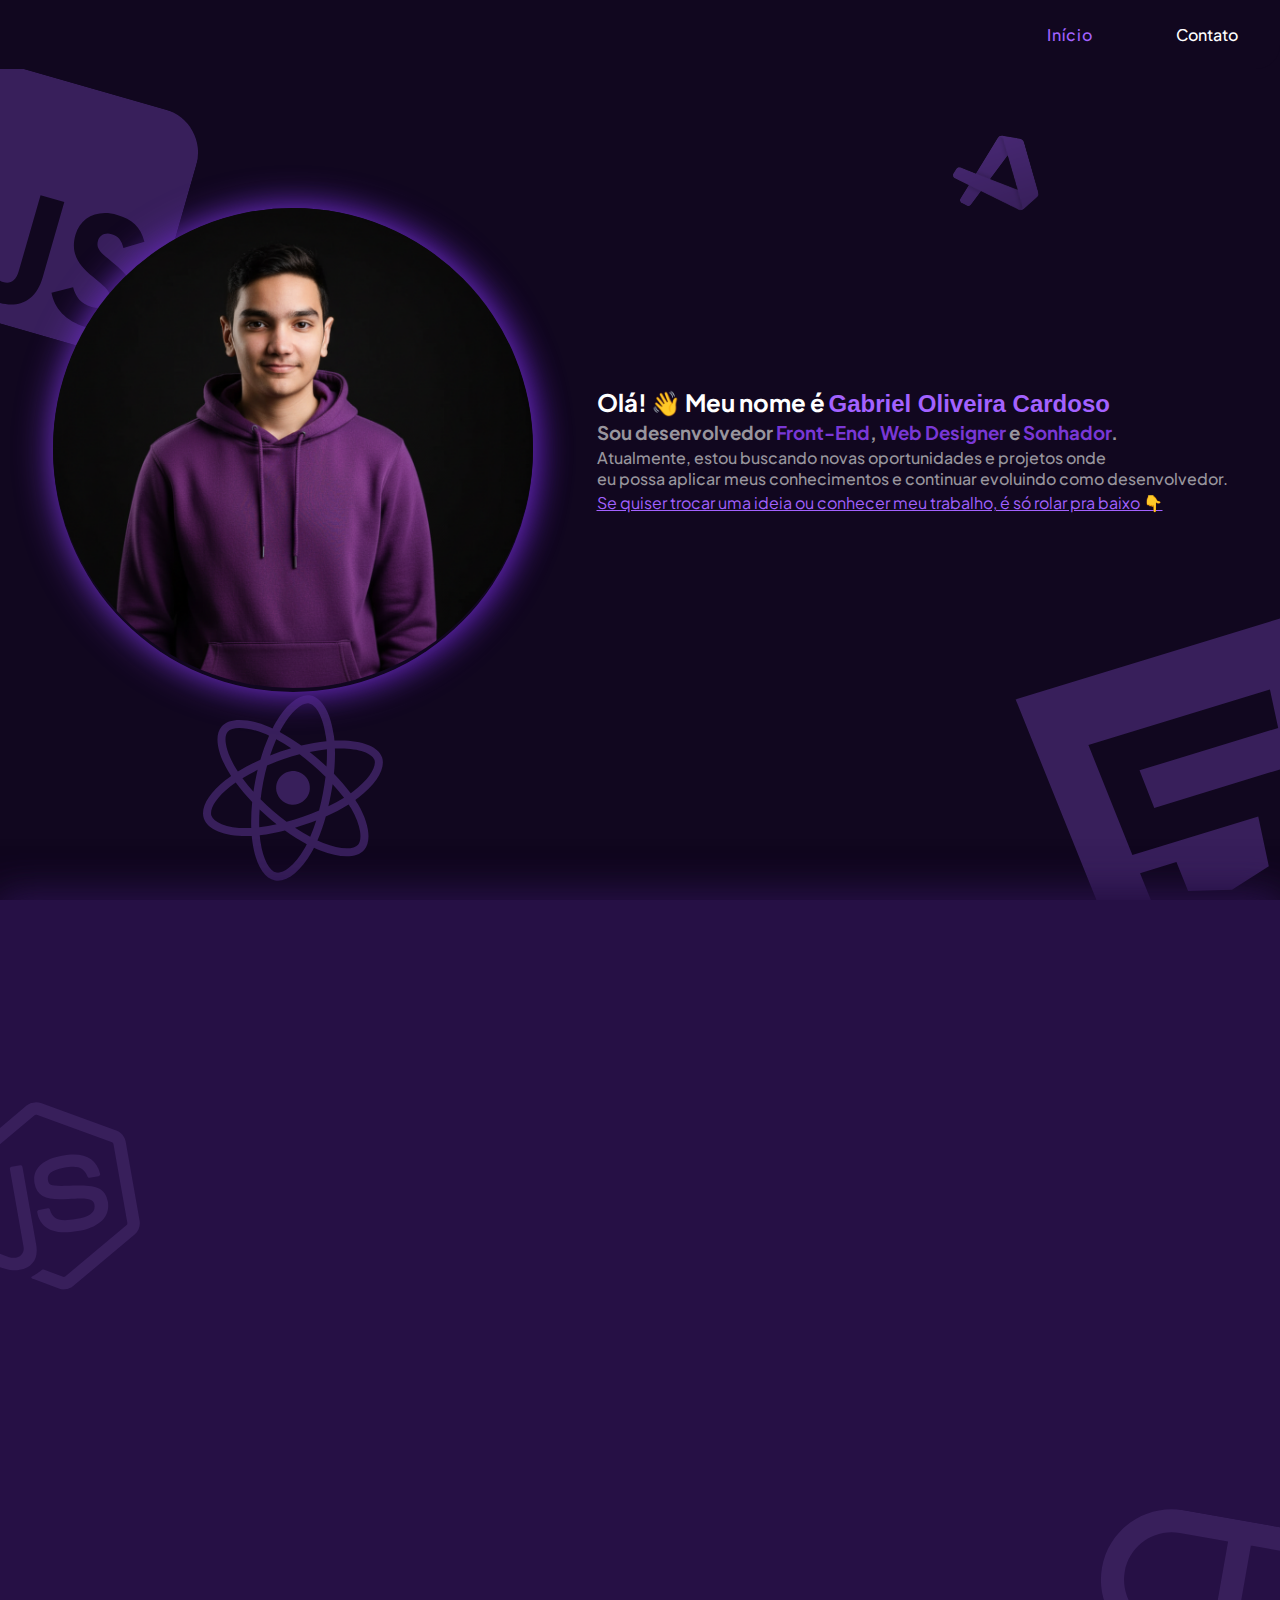
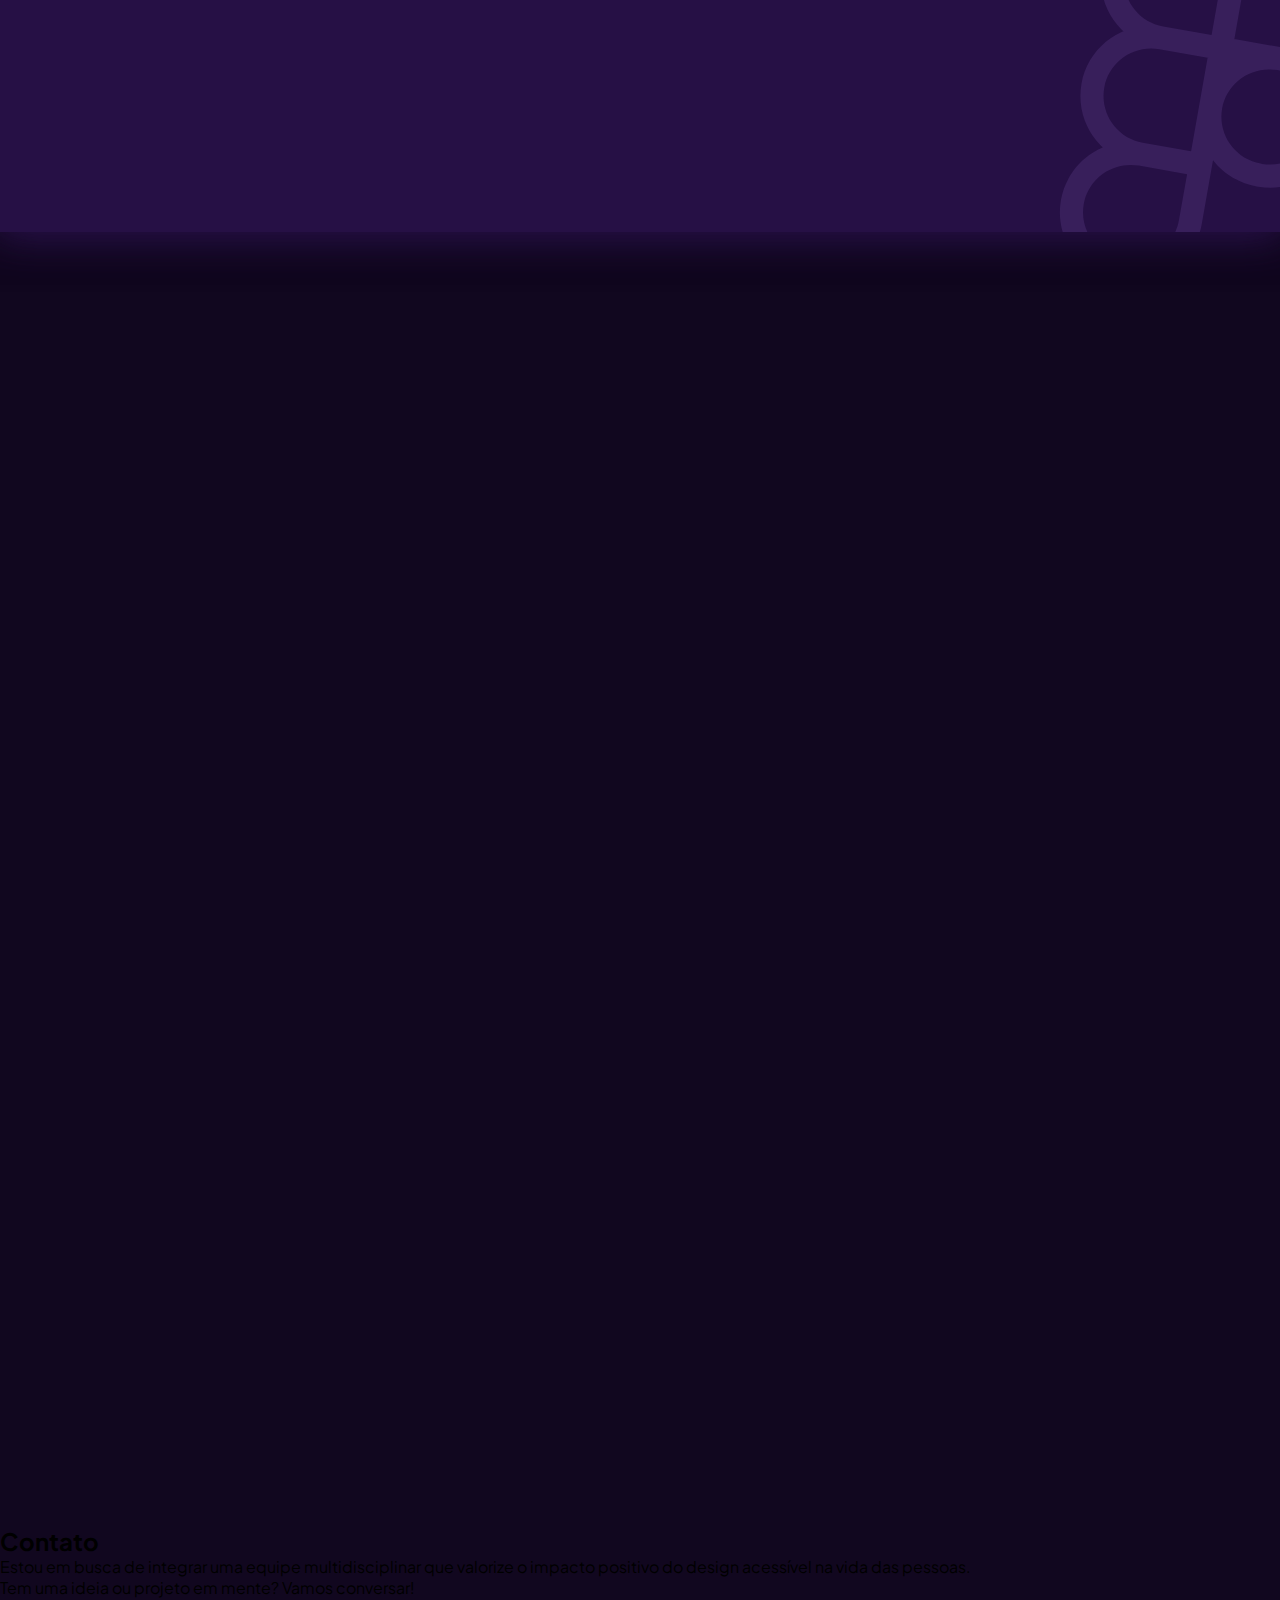
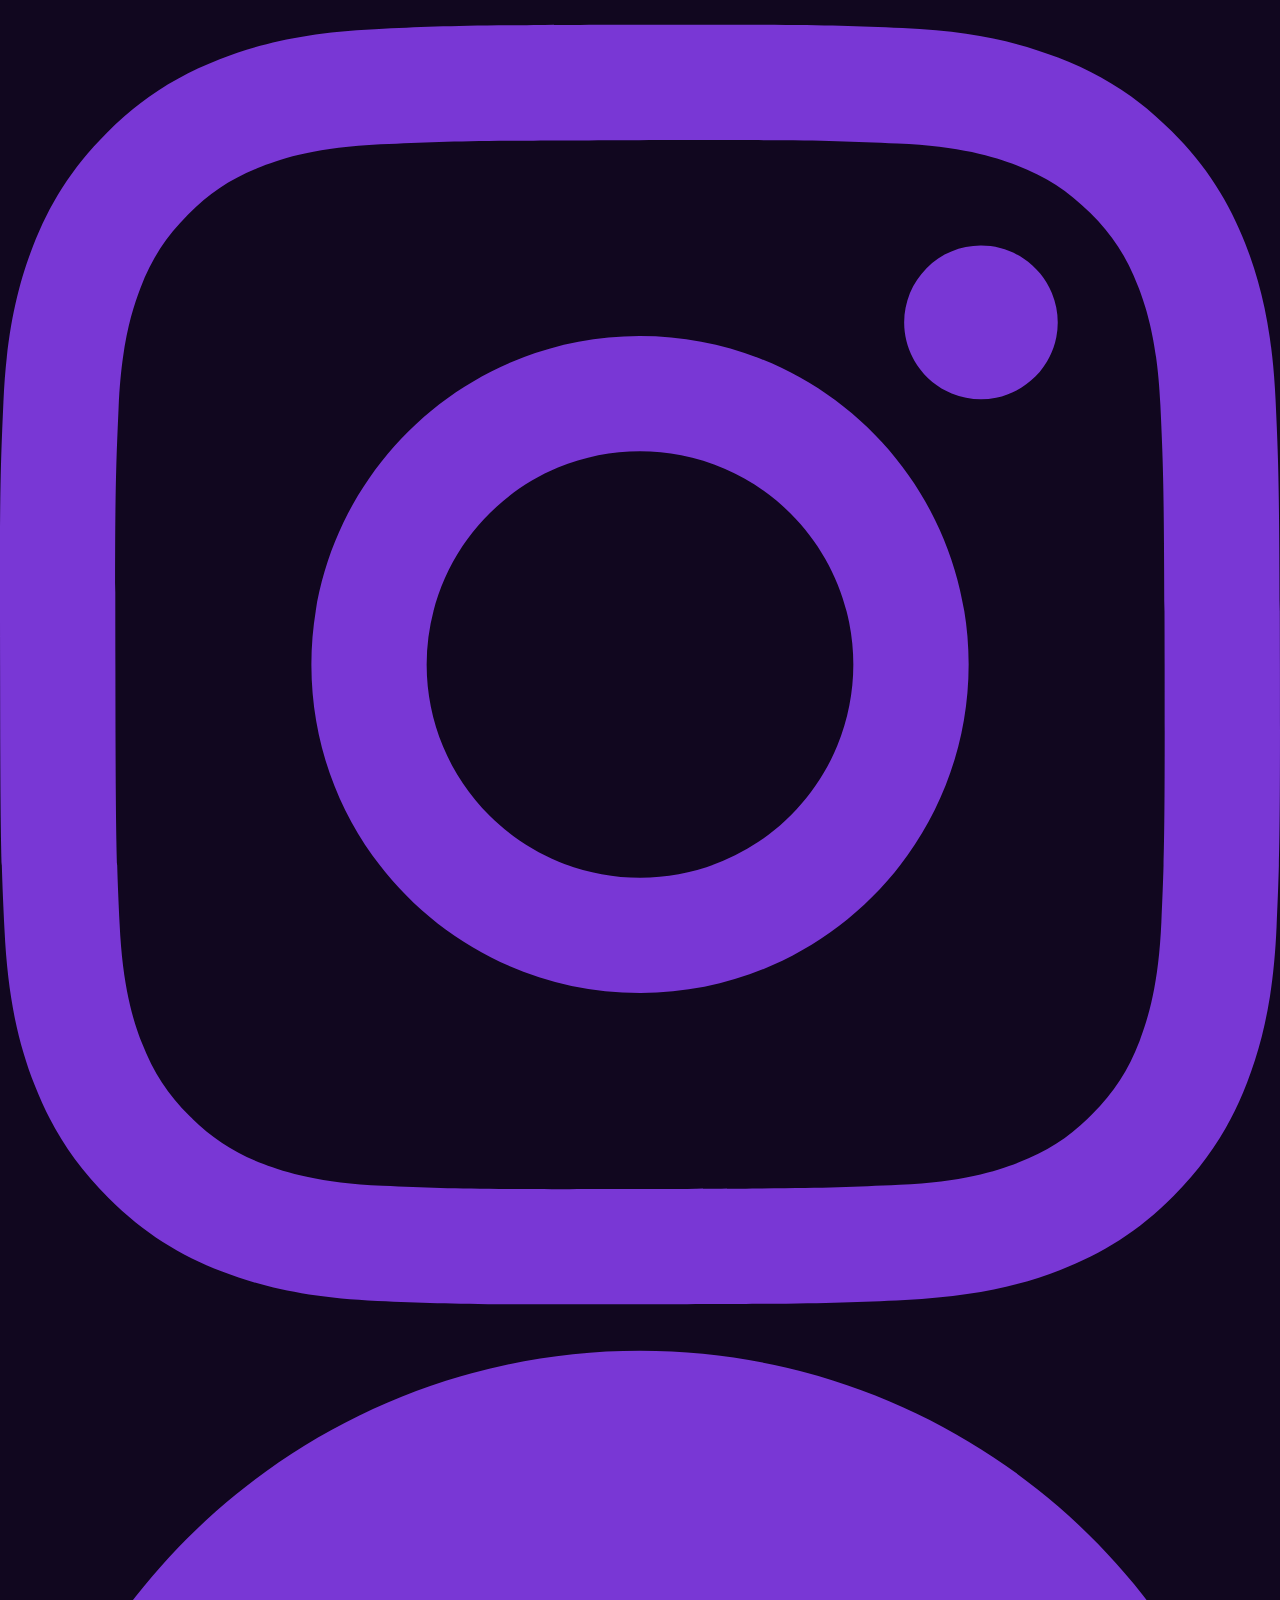
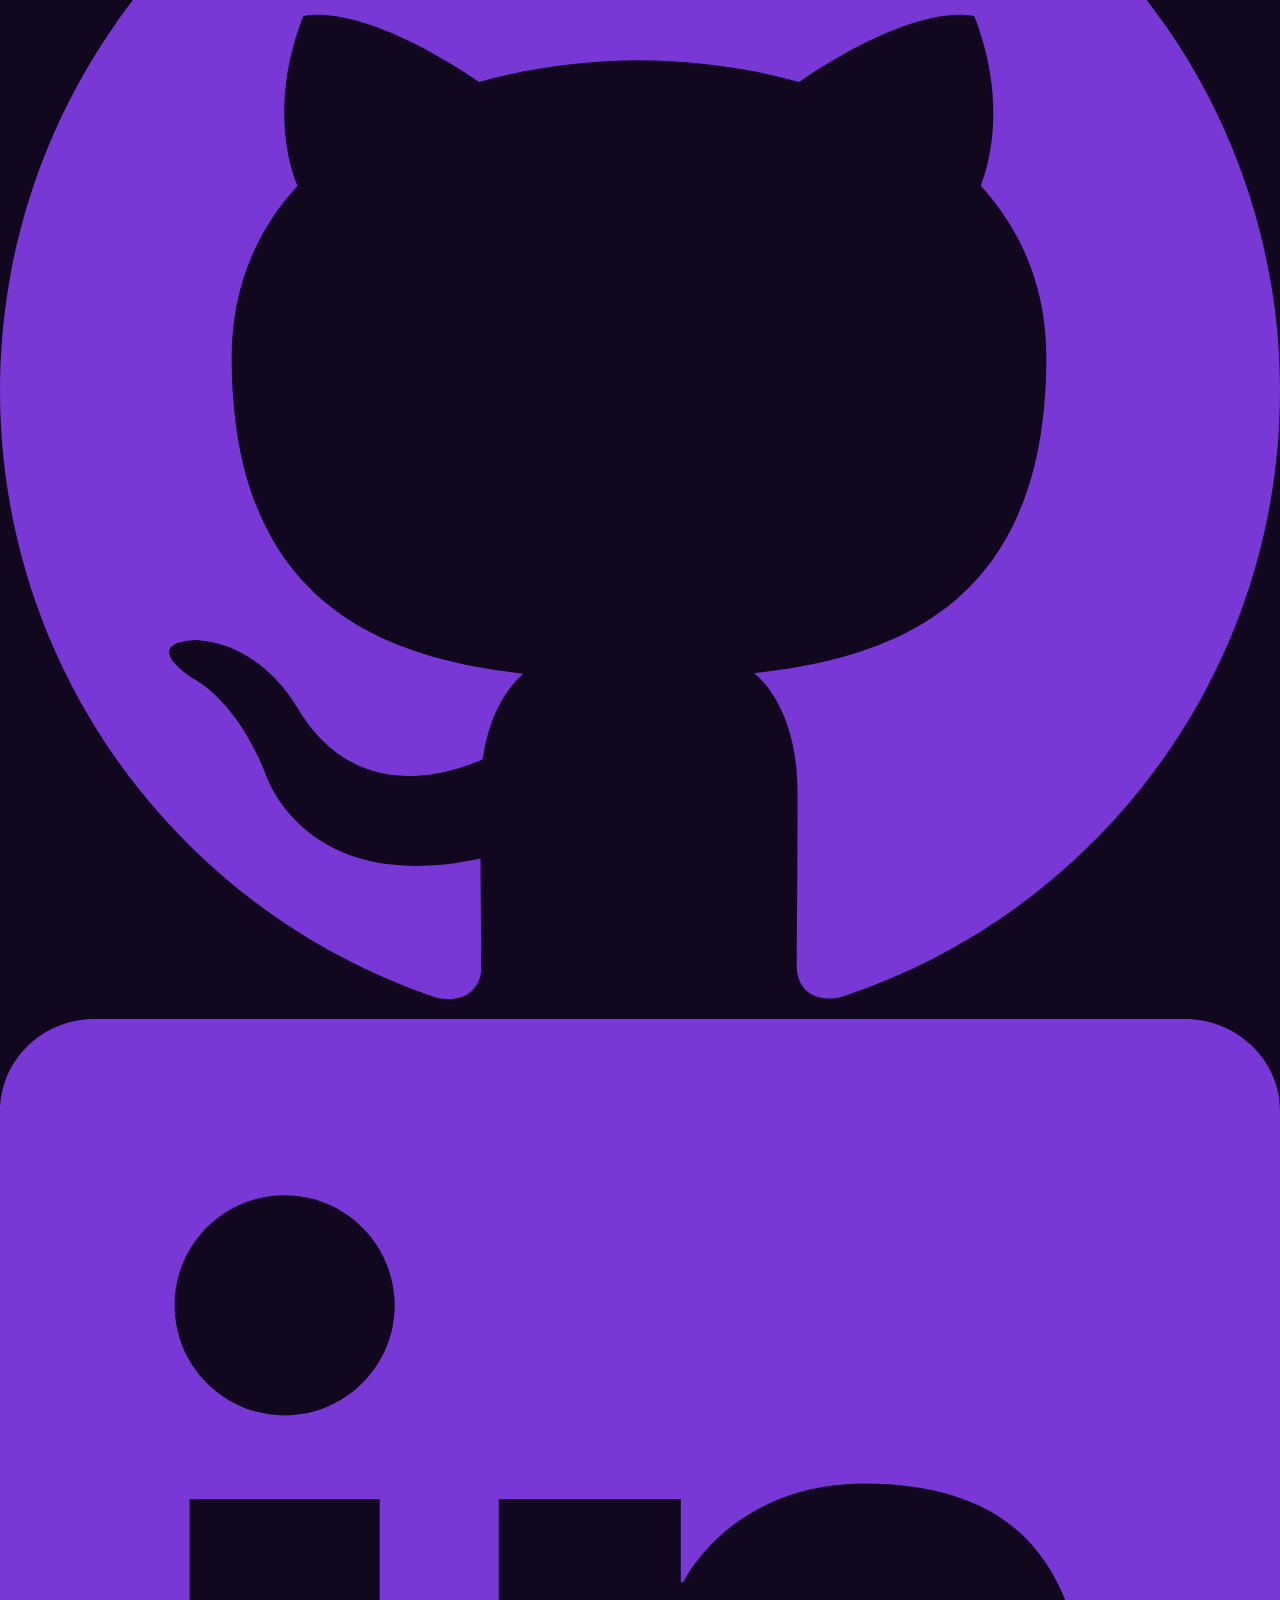
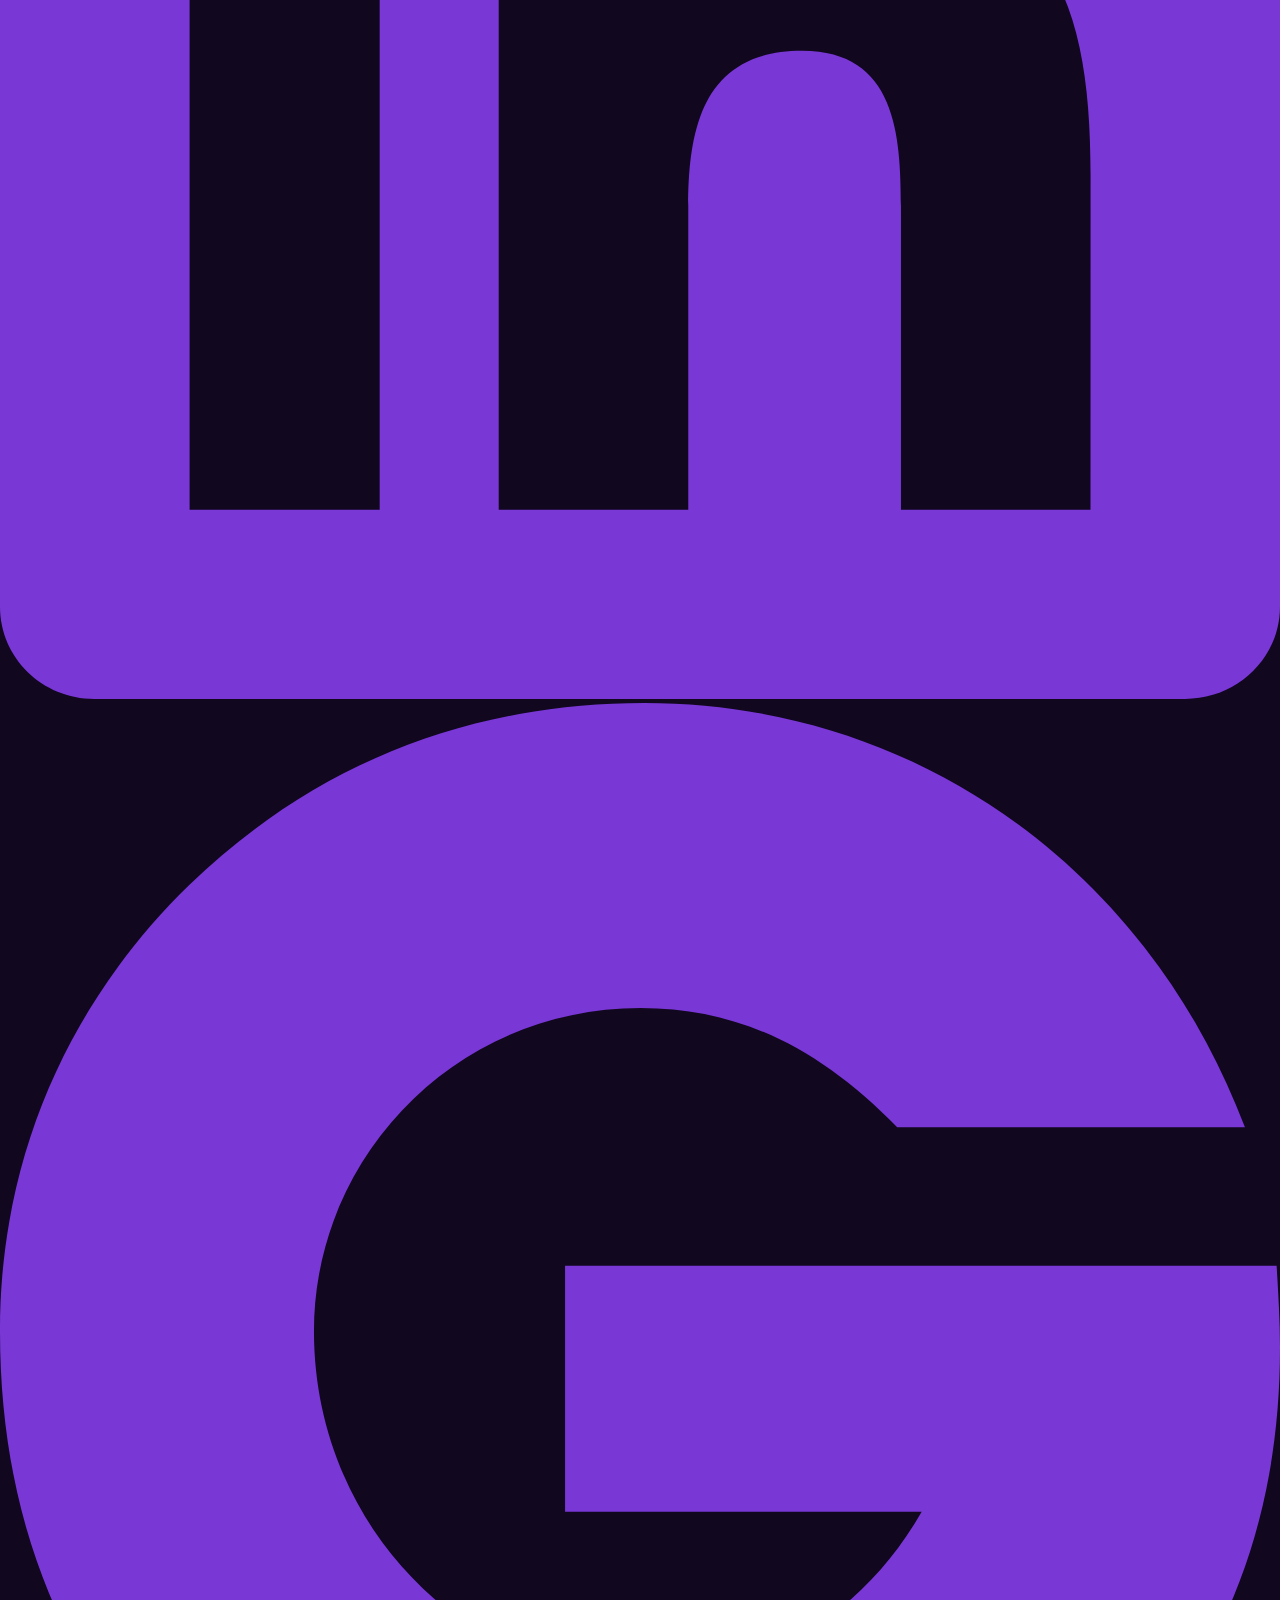
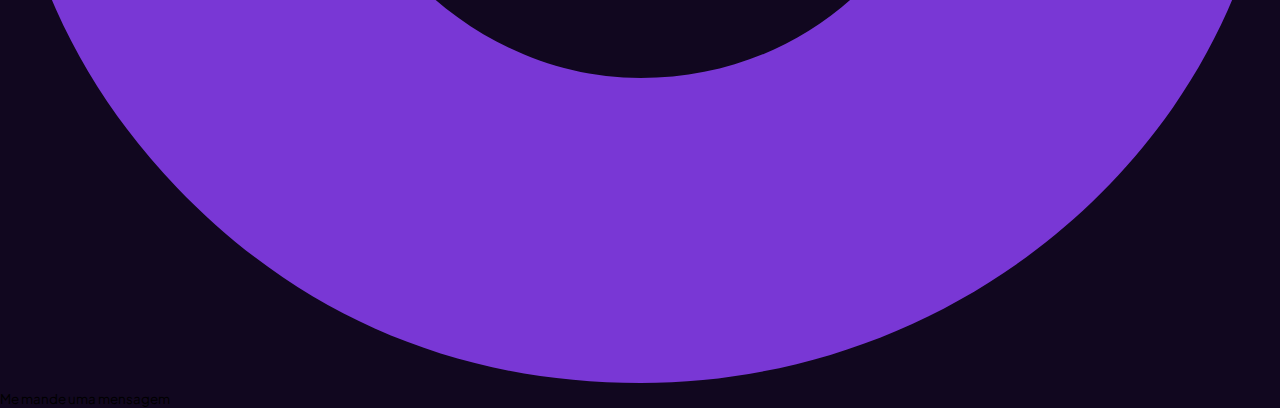
<file: index.html>
<!DOCTYPE html>
<html lang="pt-br">
<head>
  <meta charset="UTF-8">
  <meta name="viewport" content="width=device-width, initial-scale=1.0">

  <!-- Favicon -->
  <link rel="shortcut icon" href="favicon/favicon.svg" type="image/x-icon">

  <!-- Fonts -->
  <link rel="preconnect" href="https://fonts.googleapis.com">
  <link rel="preconnect" href="https://fonts.gstatic.com" crossorigin>
  <link href="https://fonts.googleapis.com/css2?family=Plus+Jakarta+Sans:ital,wght@0,200..800;1,200..800&display=swap" rel="stylesheet">

  <!-- Link CSS -->
  <link rel="stylesheet" href="index.css">

  <!-- Title -->
  <title>Portfólio - Gabriel Oliveira Cardoso</title>
</head>
<body>
  <nav class="nav">
    <h1 class="portfolioDev">Portfólio Dev</h1>
    <ul class="menu">
      <li><a href="#inicio" class="menuItem">Início</a></li>
      <li hidden><a href="./pages/aboutMe/aboutMe.html">Sobre</a></li>
      <li><a href="#footer" class="menuItem">Contato</a></li>
    </ul>
  </nav>

  <section class="reception" id="inicio">
    <div class="gabrielImg1">
      <img src="assets/icons/logo-javascript.svg">
      <img src="assets/icons/logo-react.svg">
      <img src="assets/images/gabriel-ia.png" alt="Gabriel Oliveira Cardoso">
    </div>

    <div class="textReception">
      <img src="assets/icons/logo-vscode.svg">
      <h2>Olá! 👋 Meu nome é <span class="cl-Vivid-Orchid ff-caviar-dreams bold">Gabriel Oliveira Cardoso</span></h2>
      <h3>Sou desenvolvedor <span class="cl-Electric-Lavender">Front-End</span>, <span class="cl-Electric-Lavender">Web Designer</span> e <span class="cl-Electric-Lavender">Sonhador</span>.</h3>
      <p>Atualmente, estou buscando novas oportunidades e projetos onde <br> eu possa aplicar meus conhecimentos e continuar evoluindo como desenvolvedor.</p>
      <a href="#projects">Se quiser trocar uma ideia ou conhecer meu trabalho, é só rolar pra baixo 👇</a>
    </div>

    <img src="assets/icons/logo-html5.svg">
  </section>

  <section class="technologies" id="technologies">
    <h2>Minhas tecnologias</h2>
    <div class="technologies-contents">
      <div class="iconTec" id="iconJavascript"><img src="assets/icons/tecnologies-icons/javascript.svg" alt=""></div>
      <div class="iconTec" id="iconHTML"><img src="assets/icons/tecnologies-icons/html5.svg" alt=""></div>
      <div class="iconTec" id="iconCSS"><img src="assets/icons/tecnologies-icons/css3.svg" alt=""></div>
      <div class="iconTec" id="iconTypescript"><img src="assets/icons/tecnologies-icons/typescript.svg" alt=""></div>
      <div class="iconTec" id="iconBabel"><img src="assets/icons/tecnologies-icons/babel.svg" alt=""></div>
      <div class="iconTec" id="iconWebpack"><img src="assets/icons/tecnologies-icons/webpack.svg" alt=""></div>
      <div class="iconTec" id="iconNodejs"><img src="assets/icons/tecnologies-icons/nodejs.svg" alt=""></div>
      <div class="iconTec" id="iconReact"><img src="assets/icons/tecnologies-icons/react.svg" alt=""></div>
      <div class="iconTec" id="iconFigma"><img src="assets/icons/tecnologies-icons/figma.svg" alt=""></div>
      <div class="iconTec" id="iconGit"><img src="assets/icons/tecnologies-icons/git.svg" alt=""></div>
      <div class="iconTec" id="iconGitHub"><img src="assets/icons/tecnologies-icons/github.svg" alt=""></div>
    </div>

    <img src="assets/icons/Figma.svg" id="imgFigmaTec">
    <img src="assets/icons/Nodedotjs.svg" id="imgNodeTec">
  </section>

  <section class="projects" id="projects">
    <h2 class="myProjectsTitle">Meus Projetos</h2>

    <div class="contentProjects">
      <div>
        <div class="project">
          <img src="assets/images/Frame 22.svg">
          <h3>Sorteador de Números</h3>
          <div>
            <div class="iconsProjectBg"><img src="assets/icons/projects-icons/javascript.svg"></div>
            <div class="iconsProjectBg"><img src="assets/icons/projects-icons/html5.svg"></div>
            <div class="iconsProjectBg"><img src="assets/icons/projects-icons/css3.svg"></div>
          </div>
          <p class="hiddenDesc">É uma página simples e interativa para gerar números aleatórios. Permite definir intervalos personalizados, sortear múltiplos números  com um clique.</p>
          <button onclick="window.open('https://github.com/gabriellloc/sorteador-de-numeros', '_blank')">Mais informações</button>
        </div>
      </div>

      <div>
        <div class="project">
          <img src="assets/images/Frame 22-1.svg">
          <h3>Lista de Compras</h3>
          <div>
            <div class="iconsProjectBg"><img src="assets/icons/projects-icons/javascript.svg"></div>
            <div class="iconsProjectBg"><img src="assets/icons/projects-icons/html5.svg"></div>
            <div class="iconsProjectBg"><img src="assets/icons/projects-icons/css3.svg"></div>
          </div>
          <p class="hiddenDesc">Lista de Compras é uma página web simples e prática para organizar suas compras do dia a dia. Permite adicionar, marcar e remover itens, com uma interface limpa e responsiva.</p>
          <button onclick="window.open('https://github.com/gabriellloc/lista-de-compras-final', '_blank')">Mais informações</button>
        </div>
      </div>

      <div>
        <div class="project">
          <img src="assets/images/Frame-22-2.svg">
          <h3>Psico Planner</h3>
          <div>
            <div class="iconsProjectBg"><img src="assets/icons/projects-icons/figma.svg"></div>
          </div>
          <p class="hiddenDesc">Psico Planner é um projeto de design de aplicativo voltado para psicólogos. O foco do design foi criar uma experiência visual acolhedora e leve, transmitindo a tranquilidade e o profissionalismo da área.</p>
          <button onclick="window.open('https://www.figma.com/design/zJmjAmLubhvY739a9r7FtO/Psico-planner?node-id=0-1&t=QuZmxwAGNrQXC0bA-1', '_blank')">Mais informações</button>
        </div>
      </div>

      <div>
        <div class="project">
          <img src="assets/images/Frame 22-3.svg">
          <h3>Perfil de Viagens</h3>
          <div>
            <div class="iconsProjectBg"><img src="assets/icons/projects-icons/html5.svg"></div>
            <div class="iconsProjectBg"><img src="assets/icons/projects-icons/css3.svg"></div>
          </div>
          <p class="hiddenDesc">Perfil de Viagens foi um desafio focado em criar uma interface responsiva e de alta qualidade. O projeto priorizou usabilidade e adaptação a diferentes dispositivos, garantindo que as fotos sejam apresentadas de forma elegante em qualquer tela.</p>
          <button onclick="window.open('https://github.com/gabriellloc/Perfil-de-viagens-com-responsividade', '_blank')">Mais informações</button>
        </div>
      </div>

      <div>
        <div class="project">
          <img src="assets/images/Frame 22-4.svg">
          <h3>Calculadora com JS</h3>
          <div>
            <div class="iconsProjectBg"><img src="assets/icons/projects-icons/javascript.svg"></div>
            <div class="iconsProjectBg"><img src="assets/icons/projects-icons/html5.svg"></div>
            <div class="iconsProjectBg"><img src="assets/icons/projects-icons/css3.svg"></div>
          </div>
          <p class="hiddenDesc">Uma página web que permite realizar operações matemáticas básicas de forma rápida e intuitiva. O projeto foca em funcionalidade e simplicidade, oferecendo uma interface limpa.</p>
          <button onclick="window.open('https://github.com/gabriellloc/Calculadora-em-JavaScript', '_blank')">Mais informações</button>
        </div>
      </div>

      <div>
        <div class="project">
          <img src="assets/images/Frame 22-5.svg">
          <h3>Refund</h3>
          <div>
            <div class="iconsProjectBg"><img src="assets/icons/projects-icons/javascript.svg"></div>
            <div class="iconsProjectBg"><img src="assets/icons/projects-icons/html5.svg"></div>
            <div class="iconsProjectBg"><img src="assets/icons/projects-icons/css3.svg"></div>
          </div>
          <p class="hiddenDesc">Uma página desenvolvida para simplificar o processo de solicitação de reembolso. Como parte de um desafio, ele foi pensado para ser intuitivo, direto e confiável, garantindo que os usuários consigam enviar pedidos de forma rápida e organizada.</p>
          <button onclick="window.open('https://github.com/gabriellloc/refund', '_blank')">Mais informações</button>
        </div>
      </div>

      <div>
        <div class="project">
          <img src="assets/images/Frame 22-6.svg">
          <h3>NLW-20</h3>
          <div>
            <div class="iconsProjectBg"><img src="assets/icons/projects-icons/javascript.svg"></div>
            <div class="iconsProjectBg"><img src="assets/icons/projects-icons/html5.svg"></div>
            <div class="iconsProjectBg"><img src="assets/icons/projects-icons/css3.svg"></div>
            <div class="iconsProjectBg"><img src="assets/icons/projects-icons/AI.svg"></div>
          </div>
          <p class="hiddenDesc">Foi um desafio que envolveu a criação de aplicações completas, focando em tecnologias modernas e integração entre front-end e back-end. Durante o projeto, o foco foi em aprender, prototipar e implementar funcionalidades reais (como IA).</p>
          <button onclick="window.open('https://github.com/gabriellloc/nlw', '_blank')">Mais informações</button>
        </div>
      </div>

      <div>
        <div class="project">
          <img src="assets/images/Frame 22-7.svg">
          <h3>Projeto EngPlay</h3>
          <div>
            <div class="iconsProjectBg"><img src="assets/icons/projects-icons/javascript.svg"></div>
            <div class="iconsProjectBg"><img src="assets/icons/projects-icons/babel.svg"></div>
            <div class="iconsProjectBg"><img src="assets/icons/projects-icons/node.svg"></div>
            <div class="iconsProjectBg"><img src="assets/icons/projects-icons/webpack.svg"></div>
          </div>
          <p class="hiddenDesc">Foi um desafio proposto pelo Porto Digital, com foco em oferecer uma experiência clara e eficiente para o usuário durante o processo de cancelamento.</p>
          <button onclick="window.open('https://github.com/gabriellloc/projeto-engplay', '_blank')">Mais informações</button>
        </div>
      </div>
    </div>
  </section>

  <footer class="footer" id="footer">
    <div class="content-footer">
      <h2 class="H2Contact">Contato</h2>
      <p class="PContact">Estou em busca de integrar uma equipe multidisciplinar que valorize o impacto positivo do design acessível na vida das pessoas.<br>Tem uma ideia ou projeto em mente? Vamos conversar!</p>
      <div>
        <div class="iconsContacts">
          <a href="https://www.instagram.com/gabrielocdev/" target="_blank"><img src="assets/icons/Contato/instagram.svg" alt=""></a>
          <a href="https://github.com/gabriellloc" target="_blank"><img src="assets/icons/Contato/github.svg" alt=""></a>
          <a href="www.linkedin.com/in/gabrieldevcardoso" target="_blank"><img src="assets/icons/Contato/linkedin.svg" alt=""></a>
          <a href="https://mail.google.com/mail/?view=cm&fs=1&to=gabrielocdev595@gmail.com&su=Contato&body=Tenho%20um%20projeto%20em%20mente!" target="_blank"><img src="assets/icons/Contato/gmail.svg" alt=""></a>
        </div>
        
        <button id="sendMessageBtn">Me mande uma mensagem</button>
      </div>
    </div>
  </footer>

  <script src="js/projects.js"></script>
  <script src="js/animations.js"></script>
  <script src="js/sendMessage.js"></script>
  <script src="js/myTechnologies.js"></script>
</body>
</html>
</file>
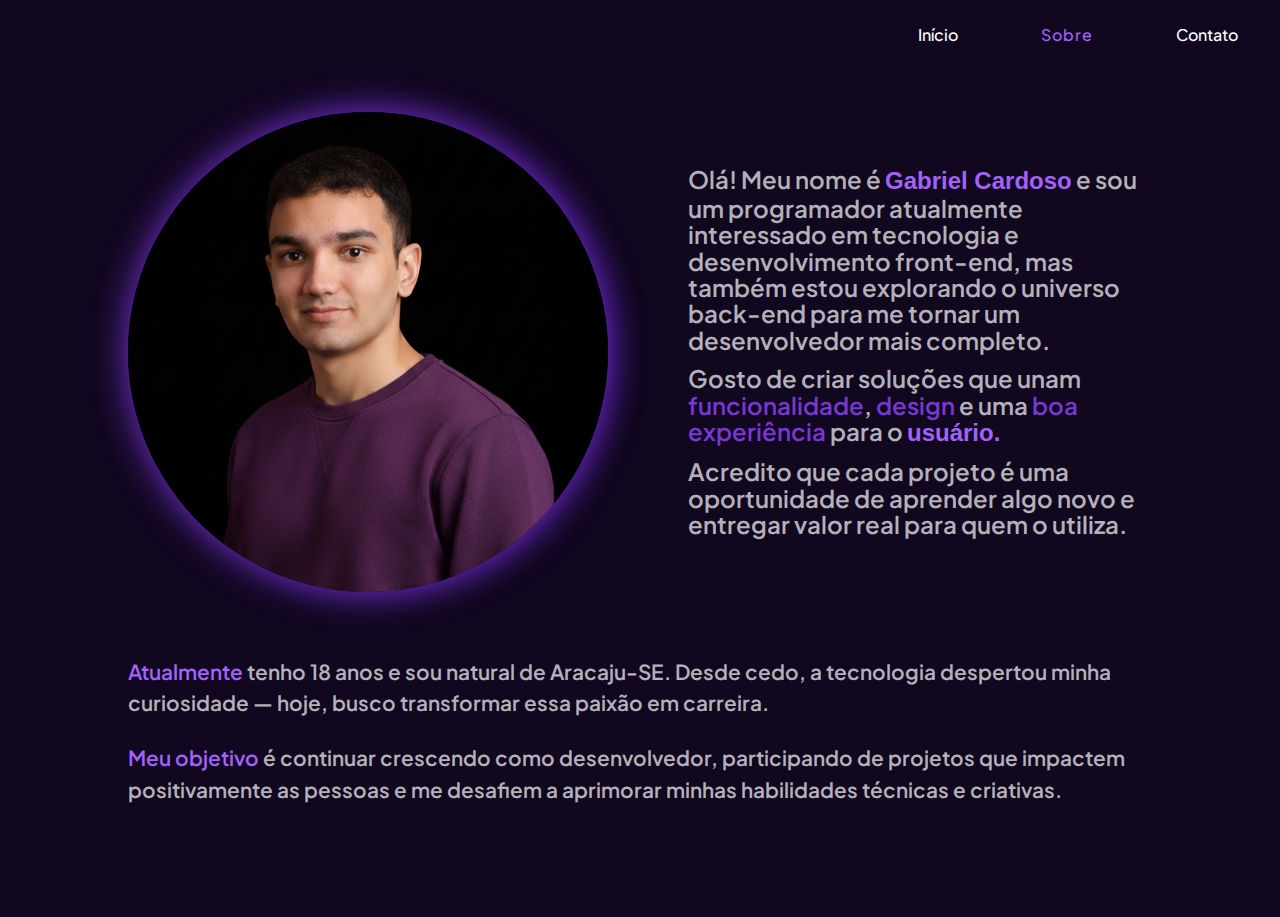
<file: pages/aboutMe/aboutMe.html>
<!DOCTYPE html>
<html lang="pt-br">
<head>
  <meta charset="UTF-8">
  <meta name="viewport" content="width=device-width, initial-scale=1.0">

    <link rel="preconnect" href="https://fonts.googleapis.com">
    <link rel="preconnect" href="https://fonts.gstatic.com" crossorigin>
    <link href="https://fonts.googleapis.com/css2?family=Plus+Jakarta+Sans:ital,wght@0,200..800;1,200..800&display=swap" rel="stylesheet">

  <link rel="stylesheet" href="index.css">
  <title>Sobre Mim</title>
</head>
<body>
  <nav class="nav">
    <h1 class="portfolioDev">Portfólio Dev</h1>
    <ul class="menu">
      <li><a href="../../index.html#inicio" class="menuItem">Início</a></li>
      <li><a href="./pages/aboutMe.html" class="active">Sobre</a></li>
      <li><a href="../../index.html#footer" class="menuItem">Contato</a></li>
    </ul>
  </nav>

  <main class="aboutMeMain">
    <header>
      <div class="imgAboutMe">
        <img src="../../assets/images/gabriel-ia-3.png">
      </div>
      <div class="textAboutMe">
        <p>Olá! Meu nome é <span class="cl-Vivid-Orchid ff-caviar-dreams">Gabriel Cardoso</span> e sou um programador atualmente interessado em tecnologia e desenvolvimento front-end, mas também estou explorando o universo back-end para me tornar um desenvolvedor mais <span class="cl-green">completo</span>.</p>
        <p>Gosto de criar soluções que unam <span class="cl-Electric-Lavender">funcionalidade</span>, <span class="cl-Electric-Lavender">design</span> e uma <span class="cl-Electric-Lavender">boa experiência</span> para o <span class="cl-Vivid-Orchid ff-caviar-dreams">usuário.</span></p>
        <p>Acredito que cada projeto é uma oportunidade de aprender algo novo e entregar valor real para quem o utiliza.</p>
      </div>
    </header>
    <div>
      <p><span class="cl-Vivid-Orchid">Atualmente</span> tenho 18 anos e sou natural de Aracaju-SE. Desde cedo, a tecnologia despertou minha curiosidade — hoje, busco transformar essa paixão em carreira.</p>
      <p><span class="cl-Vivid-Orchid">Meu objetivo</span> é continuar crescendo como desenvolvedor, participando de projetos que impactem positivamente as pessoas e me desafiem a aprimorar minhas habilidades técnicas e criativas.</p>
    </div>
  </main>
</body>
</html>
</file>
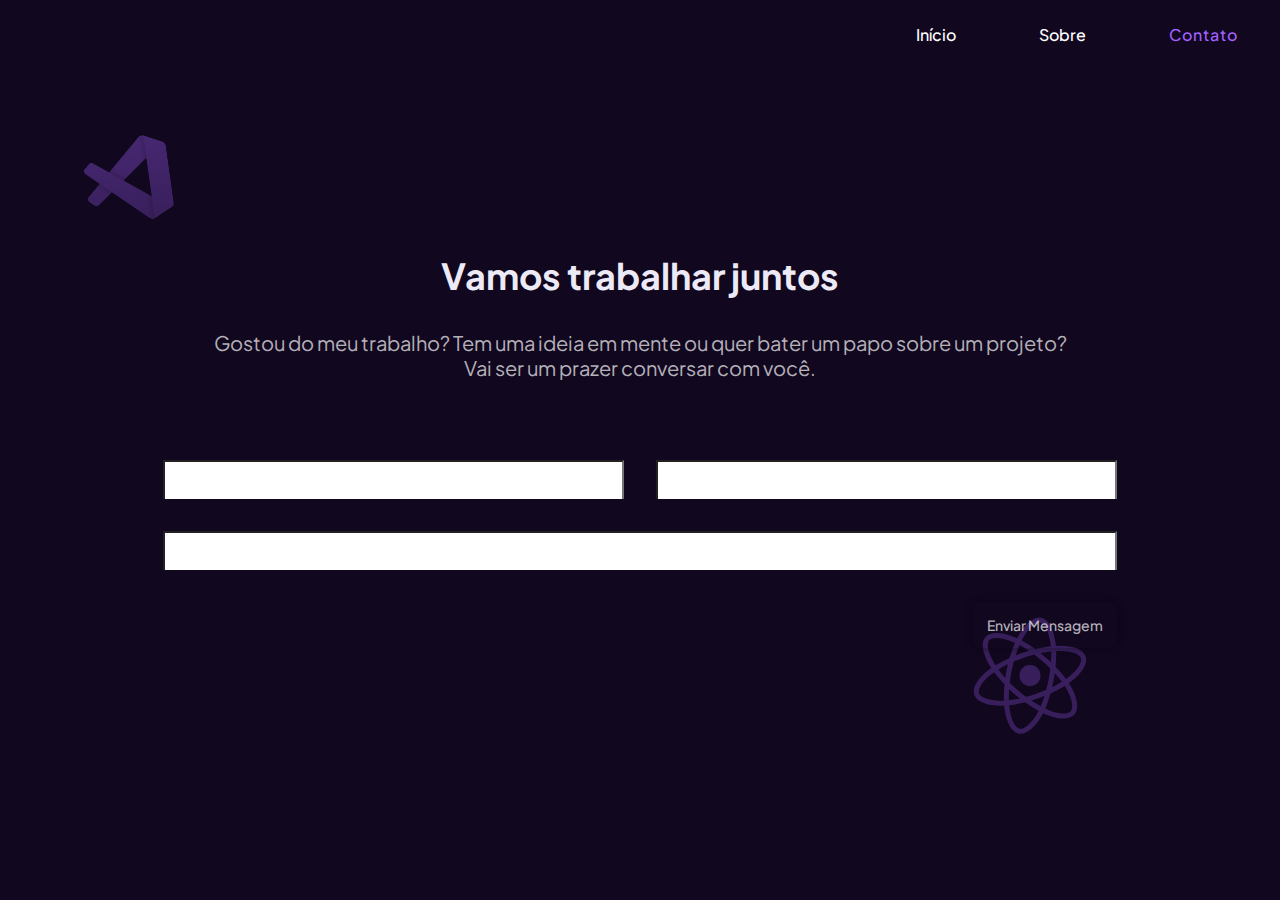
<file: pages/SendMessage/message.html>
<!DOCTYPE html>
<html lang="pt-br">
<head>
  <meta charset="UTF-8">
  <meta name="viewport" content="width=device-width, initial-scale=1.0">

	<link rel="preconnect" href="https://fonts.googleapis.com">
	<link rel="preconnect" href="https://fonts.gstatic.com" crossorigin>
	<link href="https://fonts.googleapis.com/css2?family=Plus+Jakarta+Sans:ital,wght@0,200..800;1,200..800&display=swap" rel="stylesheet">

  <link rel="shortcut icon" href="../../favicon/favicon.svg" type="image/x-icon">

	<link rel="stylesheet" href="index.css">

  <title>Me mande uma mensagem</title>
</head>
<body>
	<nav class="nav">
    <h1 class="portfolioDev">Message Dev</h1>
    <ul class="menu">
      <li><a href="../../index.html#inicio" class="menuItem">Início</a></li>
      <li><a href="../aboutMe/aboutMe.html">Sobre</a></li>
      <li><a href="../../index.html#footer" class="menuItem active">Contato</a></li>
    </ul>
  </nav>
  
  <main class="containerMessage">
    <div class="contentMessage">
      <form>
        <div class="texts">
          <h1 class="UpMedium">Vamos trabalhar juntos</h1>
          <p class="UpMedium">Gostou do meu trabalho? Tem uma ideia em mente ou quer bater um papo sobre um projeto?<br>Vai ser um prazer conversar com você.</p>
        </div>
        <div class="inputs">
          <div class="UpMedium">
            <label for="yourName" id="labelName">Seu nome</label>
            <input type="text" id="yourName">
          </div>
          <div class="UpMedium">
            <label for="yourEmail" id="labelEmail">Seu email</label>
            <input type="text" id="yourEmail">
          </div>
          <div class="UpMedium">
            <label for="yourMessage"  id="labelMessage">Sua mensagem</label>
            <input type="text" id="yourMessage">
          </div>

          <div>
            <button>Enviar Mensagem</button>
          </div>
      </form>
    </div>

    <img src="../../assets/icons/logo-vscode.svg" class="imgS Up" id="logo-vscode">
    <img src="../../assets/icons/logo-react.svg" class="imgS Up" id="logo-react">
  </main>

  <script src="script.js"></script>
</body>
</html>
</file>
<file: index.css>
@import url(styles/animations.css);
@import url(styles/global.css);
@import url(styles/nav.css);
@import url(styles/reception.css);
@import url(styles/technologies.css);
@import url(styles/projects.css);
</file>
<file: pages/aboutMe/index.css>
@import url(../../styles/nav.css);
@import url(../../styles/global.css);
@import url(../../styles/animations.css);

.aboutMeMain {
  padding: 5rem 4rem;
}

.aboutMeMain header {
  display: flex;
  padding: 2rem 4rem;
  gap: 5rem;
  flex-wrap: wrap;
  align-items: center;
  justify-content: center;
}

.aboutMeMain header .imgAboutMe{
  display: flex;
  border-radius: 100%;
}

.aboutMeMain header .imgAboutMe img {
  border-radius: 100%;
  width: 30rem;
  box-shadow: 0 0 36px var(--cl-electric-lavender), 10px 0 26px var(--cl-midnight-violet);
}

@media (width < 80em) {
  .aboutMeMain header .imgAboutMe img {
    width: 20rem;
  }
}

.aboutMeMain header .textAboutMe {
  flex: 1;
  display: flex;
  flex-direction: column;
  gap: .75rem;
  font: 600 1.5rem/1.1 var(--ff-plus-jakarta);
  color: var(--cl-soft-white);
}

.aboutMeMain > div {
  display: flex;
  flex-direction: column;
  gap: 1.5rem;
  color: var(--cl-soft-white);
  padding: 2rem 4rem;
}

.aboutMeMain > div p {
  font: 600 1.3rem/1.5 var(--ff-plus-jakarta);
}

@media (width < 80em) {
  .aboutMeMain header .textAboutMe {
    font: 600 1.2rem/1.1 var(--ff-plus-jakarta);
  }

  .aboutMeMain > div p {
    font: 600 1.1rem/1.5 var(--ff-plus-jakarta);
  }
}
</file>
<file: pages/SendMessage/index.css>
@import url(../../styles/nav.css);
@import url(../../styles/global.css);
@import url(../../styles/animations.css);

.containerMessage {
  display: flex;
  justify-content: center;
  align-items: center;
  min-height: 100vh;
  position: relative;
  padding: 6rem 4rem;
}

@media (width < 50em) {
  .containerMessage {
    padding: 5rem 1rem;
  }
}

.contentMessage form{
  display: flex;
  flex-direction: column;
  gap: 5rem;
}

.contentMessage .texts {
  display: flex;
  flex-direction: column;
  gap: 2rem;
}

.contentMessage .texts h1 {
  color: var(--cl-lilac-mist);
  text-align: center;
  font: 700 2.25rem var(--ff-plus-jakarta);
}

.contentMessage .texts p {
  color: var(--cl-soft-white);
  text-align: center;
  font: 400 1.25rem var(--ff-plus-jakarta);
}

.contentMessage .inputs {
  display: flex;
  flex-wrap: wrap;
  gap: 2rem;
  color: white;
}


.inputs div {
  flex: 1;
  display: flex;
  position: relative;
}


.inputs div:nth-child(3) {
  flex: 1 0 100%;
}

.inputs div > button {
  margin-left: auto;
  padding: .875rem;
  background: var(--cl-royal-grape);
  border-radius: .5rem;
  color: var(--cl-soft-white);
  font: 500 .875rem var(--ff-plus-jakarta);
  cursor: pointer;
  box-shadow: 0 0 .5rem var(--shadow-black);
  transition: all 250ms ease-out;
}

.inputs div > button:focus,  .inputs div > button:hover {
  color: var(--cl-lilac-mist);
  font: 600 .875rem var(--ff-plus-jakarta);
  box-shadow: 0 0 1rem var(--cl-royal-grape);
  scale: 1.02;
}

.inputs div label{
  position: absolute;
  transform: translateY(-50%);
  top: 50%;
  left: 1rem;
  cursor: text;
  color: var(--cl-soft-white);
  font: 600 1.1rem var(--ff-plus-jakarta);
  transition: all 250ms ease-out;
  pointer-events: none;
}

.inputs div input {
  flex: 1;
  padding: .5rem 1rem;
  border-bottom: 3px solid var(--cl-royal-grape);
  font: 500 1rem var(--ff-plus-jakarta);
  color: var(--cl-lilac-mist);
  transition: all 250ms ease-out;
  outline: 1px solid transparent;
}

.inputs div input:hover {
  border-radius: .5rem;
  outline: 2px solid var(--cl-royal-grape);
}

.inputs div input:focus {
  border-radius: .5rem;
  outline: 2px solid var(--cl-royal-grape);
}

.inputs div label.labelActive{
  transform: translateY(-10%);
  top: -50%;
  color: var(--cl-vivid-orchid);
}

.messageSendModal {
  transform: translate(-50%, -50%);
  top: 50%;
  left: 50%;
  background: var(--cl-deep-amethyst);
  padding: 1.5rem 1rem;
  display: flex;
  flex-direction: column;
  border-radius: 1rem;
  gap: 1rem;
  border: none;
  box-shadow: 0 0 1rem var(--cl-deep-amethyst);
}

.messageSendModal h1 {
  color: var(--cl-vivid-orchid);
  font: 600 1.8rem var(--ff-plus-jakarta);
  text-align: center;
}

.messageSendModal p {
  font: 600 1rem var(--ff-plus-jakarta);
  text-align: center;
  color: var(--cl-electric-lavender);
}

.messageSendModal div {
  display: flex;
  justify-content: space-around;
  gap: 1rem;
}

.messageSendModal div button:first-child {
  border: 2px solid var(--cl-electric-lavender);
  color: var(--cl-vivid-orchid);
  font: 600 .8rem var(--ff-plus-jakarta);
  padding: .5rem;
  border-radius: .5rem;
  cursor: pointer;
  transition: all 250ms ease-in-out;
}

.messageSendModal div button:first-child:hover {
  scale: 1.01;
  box-shadow: 0 0 .4rem var(--cl-electric-lavender);
}

.messageSendModal div button:last-child {
  background: var(--cl-electric-lavender);
  color: var(--cl-soft-white);
  font: 500 .8rem var(--ff-plus-jakarta);
  padding: .5rem;
  border-radius: .5rem;
  cursor: pointer;
  transition: all 250ms ease-in-out;
}

.messageSendModal div button:last-child:hover {
  scale: 1.01;
  box-shadow: 0 0 .4rem var(--cl-electric-lavender);
}


@media (width<50em) {
	.messageSendModal {
		width: 80%;
	}
	.messageSendModal h1 {
		font: 600 1.5rem var(--ff-plus-jakarta);
	}

	.messageSendModal p {
		font: 600 .95rem var(--ff-plus-jakarta);
	}

	.messageSendModal div button {
		font: 500 .9rem var(--ff-plus-jakarta) !important;
	}
}

.imgS {
  position: absolute;
  max-width: 15rem;
}

.imgS#logo-vscode {
  transform: translate(-50%, -50%);
  width: 6rem;
  top: 20%;
  left: 10%;
  z-index: -1;
}

.imgS#logo-react {
  z-index: -1;
  transform: translate(-50%, -50%);
  width: 10rem;
  bottom: 10%;
  right: 7%;
}

@media (width < 80em) {
  .imgS#logo-vscode {
    display: none;
  }

  .imgS#logo-react {
    display: none;
  }
}
</file>
